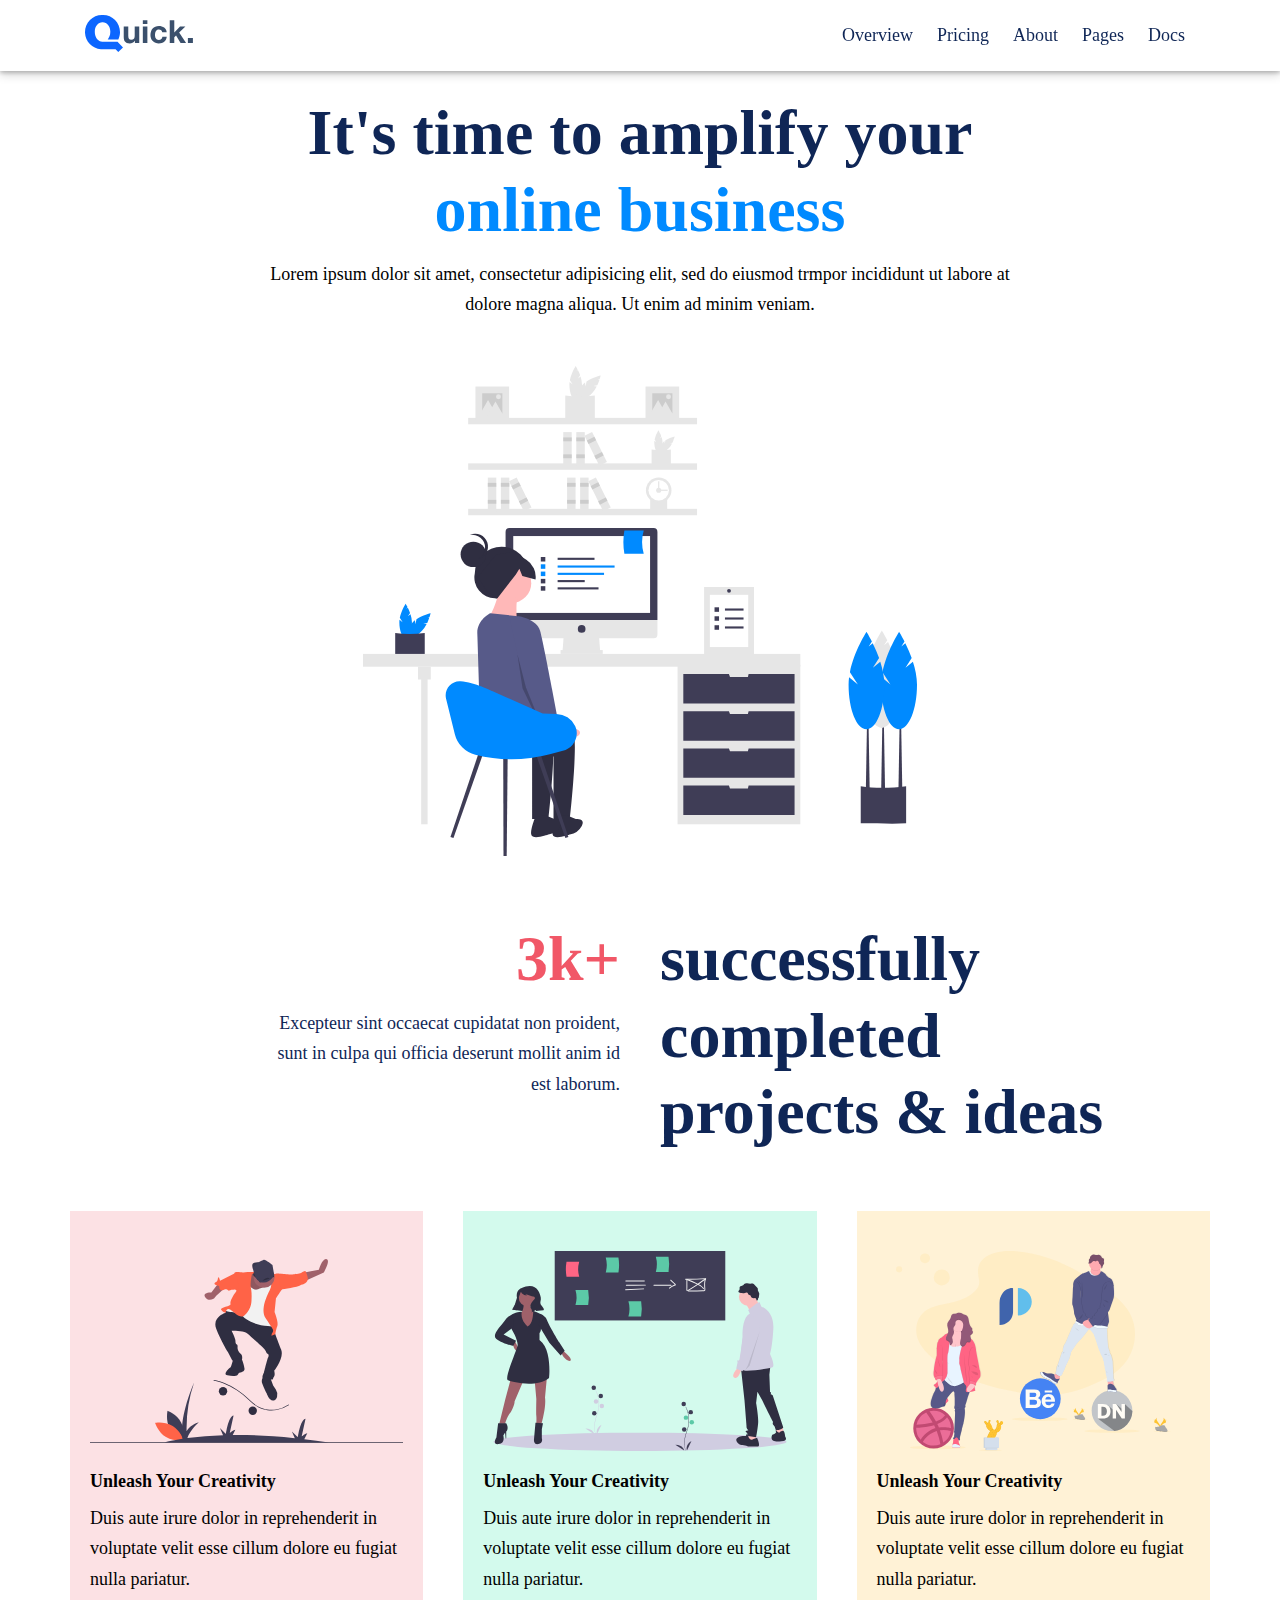
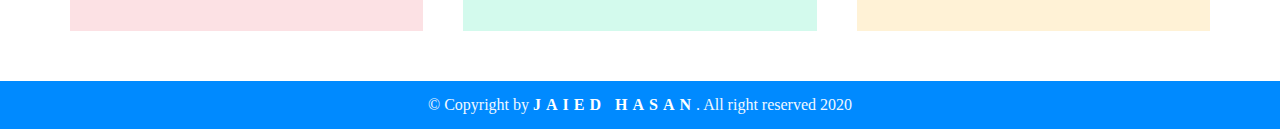
<file: index.html>
<!DOCTYPE html>
<html lang="en">

<head>
  <meta charset="UTF-8">
  <meta http-equiv="X-UA-Compatible" content="IE=edge">
  <meta name="viewport" content="width=device-width, initial-scale=1.0">
  <title>Qucik | assignment_6</title>
  <link rel="icon" href="images/dark.svg">
  <link rel="stylesheet" href="style/mystyle.css">
  <link rel="stylesheet" href="style/responsive.css">
  <link rel="stylesheet" href="https://cdnjs.cloudflare.com/ajax/libs/font-awesome/4.7.0/css/font-awesome.css" />
  <!-- boostrap cdn linking goes here -->
  <!-- <link href="
  https://cdn.jsdelivr.net/npm/bootstrap@5.3.0/dist/css/bootstrap.min.css
  " rel="stylesheet">
  <script src="
    https://cdn.jsdelivr.net/npm/bootstrap@5.3.0/dist/js/bootstrap.bundle.min.js
    "></script> -->
</head>

<body>

  <!-- header part started here -->
  <div class="header">
    <div class="container">
      <div class="inner-header row">

        <div class="col-6 col-s-6">
          <a href="index.html" class="logo"><img src="images/dark.svg" alt="logo" max-width="100%"></a>

          <div class="dropdown">
            <button class="dropbtn"><i class="fa fa-bars"></i>
            </button>
            <ul class="dropdown-menu">
              <li><a href="index.html">Overview</a></li>
              <li><a href="pricing.html">Pricing</a></li>
              <li><a href="about.html">About</a></li>
              <li><a href="#">Pages</a></li>
              <li><a href="#">Docs</a></li>
            </ul>
          </div>
        </div>

        <div class="navbar col-6 col-s-6">
          <ul class="nav">
            <li><a href="index.html">Overview</a></li>
            <li><a href="pricing.html">Pricing</a></li>
            <li><a href="about.html">About</a></li>
            <li><a href="#">Pages</a></li>
            <li class="tabHide"><a href="#">Docs</a></li>
          </ul>
        </div>

      </div>
    </div>
  </div>

  <!-- 1st banner started here -->
  <div class="banner banner1">
    <div class="container">
      <div class="inner-banner1 row">

        <div class=" textCenter col-12 col-s-12">
          <h1>It's time to amplify your <br><span>online business</span></h1>
          <p>Lorem ipsum dolor sit amet, consectetur adipisicing elit, sed do eiusmod trmpor incididunt ut labore at<br>
            dolore
            magna aliqua. Ut enim ad minim veniam.</p>
        </div>
        <div class=" imgCenter col-12 col-s-12">
          <img src="images/illustration-1.svg" alt="remote job">
        </div>
      </div>
    </div>
  </div>

  <!-- 2nd banner started here -->
  <div class="banner">
    <div class="container">
      <div class="inner-banner2 row">

        <div class="left col-6 col-s-6">
          <h2>3k+</h2>
          <p>Excepteur sint occaecat cupidatat non proident, sunt in culpa qui officia deserunt mollit anim id est
            laborum.
          </p>
        </div>
        <div class="right col-6 col-s-6">
          <h2>successfully completed projects & ideas</h2>
        </div>

      </div>
    </div>
  </div>
  <!-- 3rd banner started here -->
  <div class="banner">
    <div class="container">
      <div class="inner-banner3">

        <div class="left">
          <img src="images/illustration-5.svg" alt="" width="200px" height="200px">
          <h2>Unleash Your Creativity</h2>
          <p>Duis aute irure dolor in reprehenderit in voluptate velit esse cillum dolore eu fugiat nulla pariatur.</p>
        </div>
        <div class="center">
          <img src="images/illustration-6.svg" alt="" width="200px" height="200px">
          <h2>Unleash Your Creativity</h2>
          <p>Duis aute irure dolor in reprehenderit in voluptate velit esse cillum dolore eu fugiat nulla pariatur.</p>
        </div>
        <div class="right">
          <img src="images/illustration-7.svg" alt="" width="200px" height="200px">
          <h2>Unleash Your Creativity</h2>
          <p>Duis aute irure dolor in reprehenderit in voluptate velit esse cillum dolore eu fugiat nulla pariatur.</p>
        </div>

      </div>
    </div>
  </div>
  <!-- .footer section started -->
  <footer class="footer">
    <p>&#169; Copyright by <span>Jaied Hasan</span>. All right reserved 2020</p>
  </footer>

</body>

</html>
</file>
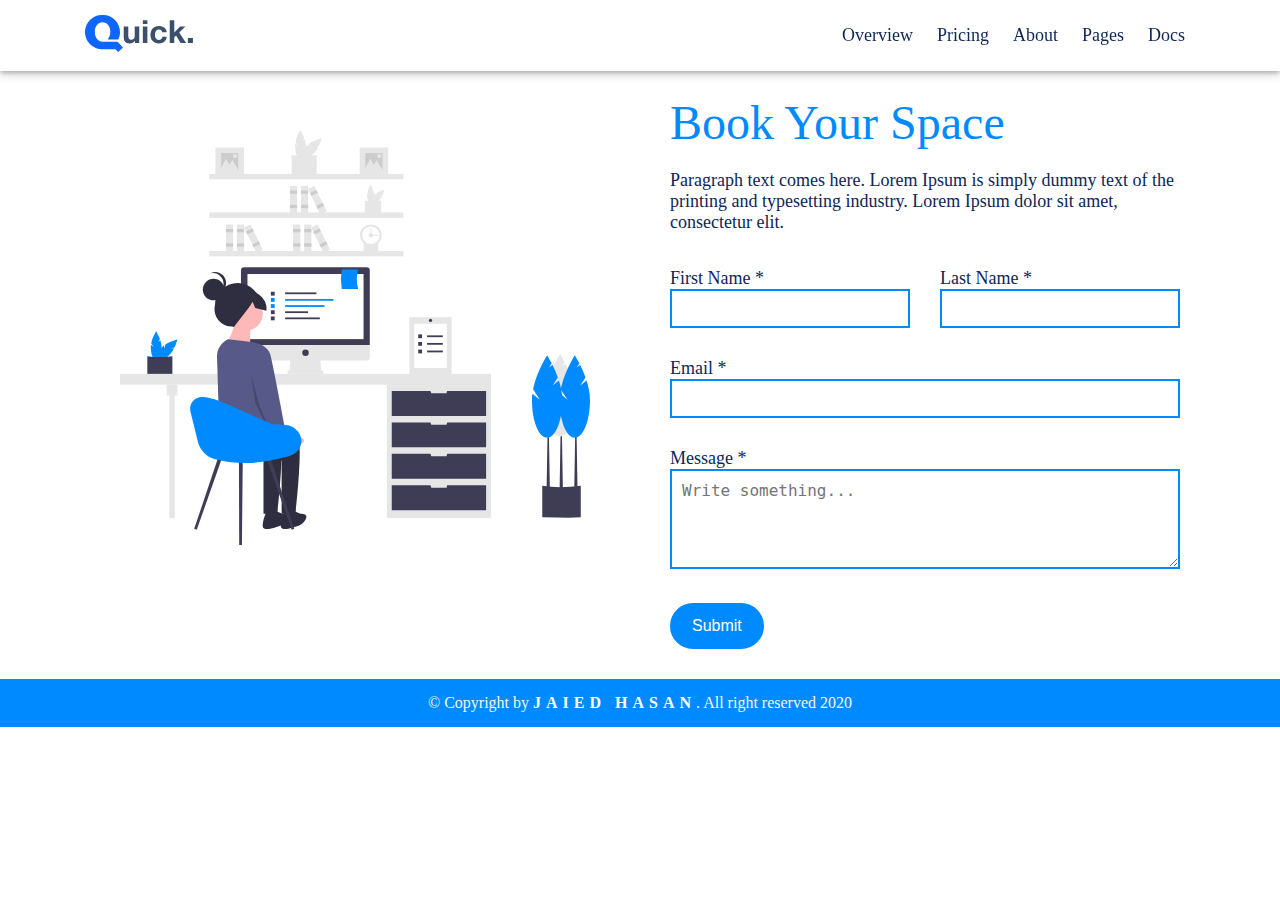
<file: about.html>
<!DOCTYPE html>
<html lang="en">

<head>
  <meta charset="UTF-8">
  <meta http-equiv="X-UA-Compatible" content="IE=edge">
  <meta name="viewport" content="width=device-width, initial-scale=1.0">
  <title>Qucik | assignment_6</title>
  <link rel="icon" href="images/dark.svg">
  <link rel="stylesheet" href="style/mystyle.css">
  <link rel="stylesheet" href="style/responsive.css">
  <link rel="stylesheet" href="https://cdnjs.cloudflare.com/ajax/libs/font-awesome/4.7.0/css/font-awesome.css" />
  <!-- boostrap cdn linking goes here -->
  <!-- <link href="
  https://cdn.jsdelivr.net/npm/bootstrap@5.3.0/dist/css/bootstrap.min.css
  " rel="stylesheet">
  <script src="
    https://cdn.jsdelivr.net/npm/bootstrap@5.3.0/dist/js/bootstrap.bundle.min.js
    "></script> -->
</head>

<body>
  <!-- header part started here -->
  <div class="header">
    <div class="container">
      <div class="inner-header row">

        <div class="col-6 col-s-6">
          <a href="index.html" class="logo"><img src="images/dark.svg" alt="logo" max-width="100%"></a>

          <div class="dropdown">
            <button class="dropbtn"><i class="fa fa-bars"></i></button>
            <ul class="dropdown-menu">
              <li><a href="index.html">Overview</a></li>
              <li><a href="pricing.html">Pricing</a></li>
              <li><a href="about.html">about</a></li>
              <li><a href="#">Pages</a></li>
              <li><a href="#">Docs</a></li>
            </ul>
          </div>
        </div>

        <div class="navbar col-6 col-s-6">
          <ul class="nav">
            <li><a href="index.html">Overview</a></li>
            <li><a href="pricing.html">Pricing</a></li>
            <li><a href="about.html">About</a></li>
            <li><a href="#">Pages</a></li>
            <li class="tabHide"><a href="#">Docs</a></li>
          </ul>
        </div>

      </div>
    </div>
  </div>
  <div class="banner banner1">
    <div class="container">
      <div class="form row">
        <div class="formImg col-6 col-s-12">
          <img src="images/illustration-1.svg" alt="form image">

        </div>
        <div class="formText col-6 col-s-12">
          <h1>Book Your Space</h1>
          <p>Paragraph text comes here. Lorem Ipsum is simply dummy text of the printing and typesetting industry. Lorem
            Ipsum dolor sit amet, consectetur elit.</p>
          <form>
            <div class="row">
              <div class="col-6 col-s-6">
                <label for="firstname">First Name *</label>
                <input type="text" id="firstname">
              </div>
              <div class="col-6 col-s-6">
                <label for="lastname">Last Name *</label>
                <input type="text" id="lastname">
              </div>
            </div>
            <div class="col-12">
              <label for="email">Email *</label>
              <input type="text" id="email">
            </div>
            <div class="col-12">
              <label for="message">Message *</label>
              <textarea name="message" id="message" placeholder="Write something..."></textarea>
            </div>
            <div class="col-12">
              <input type="submit" value="Submit">
            </div>
          </form>
        </div>
      </div>
    </div>
  </div>


  <!-- .footer section started -->
  <footer class="footer">
    <p>&#169; Copyright by <span>Jaied Hasan</span>. All right reserved 2020</p>
  </footer>
</body>

</html>
</file>
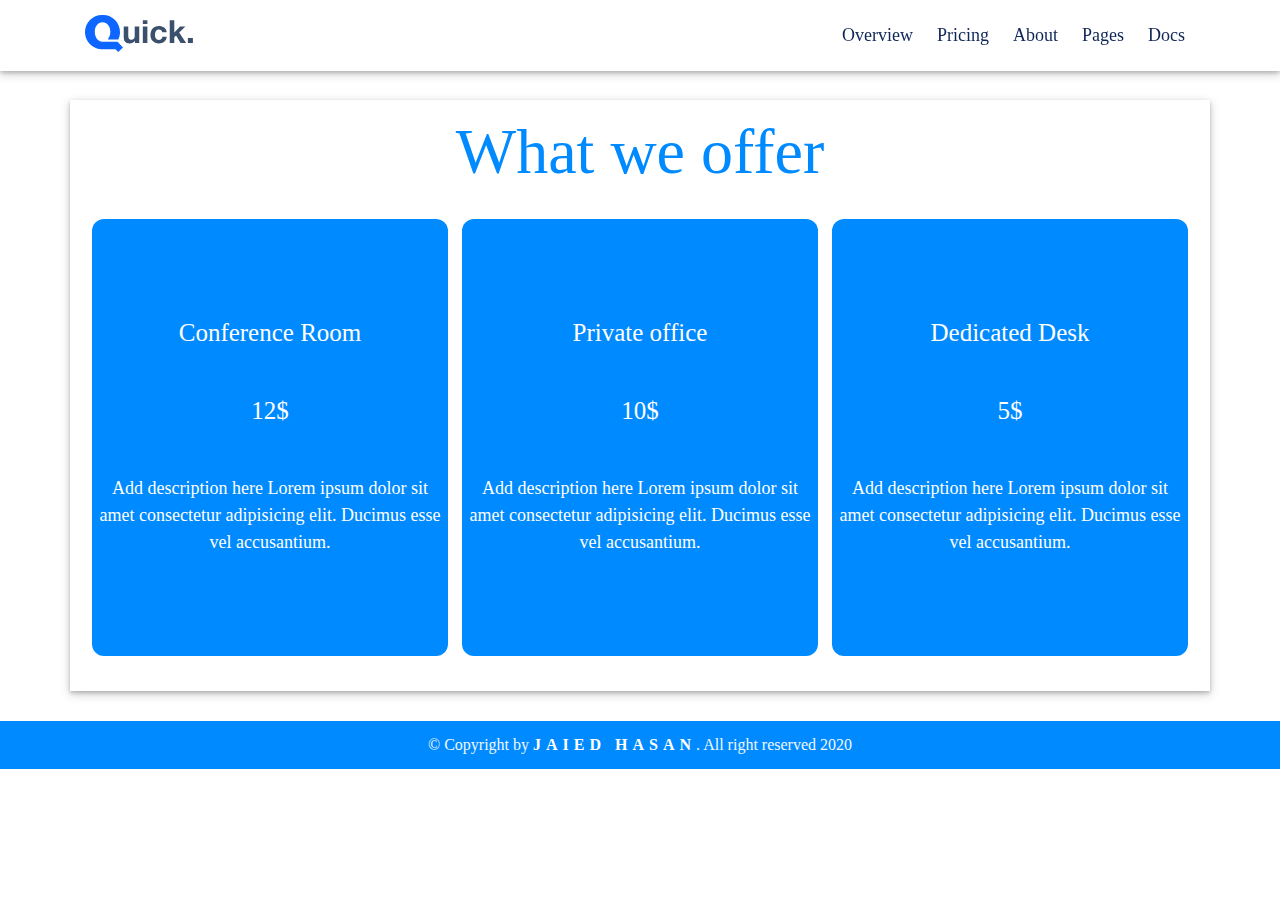
<file: pricing.html>
<!DOCTYPE html>
<html lang="en">

<head>
  <meta charset="UTF-8">
  <meta http-equiv="X-UA-Compatible" content="IE=edge">
  <meta name="viewport" content="width=device-width, initial-scale=1.0">
  <title>Qucik | assignment_6</title>
  <link rel="icon" href="images/dark.svg">
  <link rel="stylesheet" href="style/mystyle.css">
  <link rel="stylesheet" href="style/responsive.css">
  <link rel="stylesheet" href="https://cdnjs.cloudflare.com/ajax/libs/font-awesome/4.7.0/css/font-awesome.css" />
  <!-- boostrap cdn linking goes here -->
  <!-- <link href="
  https://cdn.jsdelivr.net/npm/bootstrap@5.3.0/dist/css/bootstrap.min.css
  " rel="stylesheet">
  <script src="
    https://cdn.jsdelivr.net/npm/bootstrap@5.3.0/dist/js/bootstrap.bundle.min.js
    "></script> -->
</head>

<body>
  <!-- header part start from here -->
  <div class="header">
    <div class="container">
      <div class="inner-header row">

        <div class="col-6 col-s-6">
          <a href="index.html" class="logo"><img src="images/dark.svg" alt="logo" max-width="100%"></a>

          <div class="dropdown">
            <button class="dropbtn"><i class="fa fa-bars"></i></button>
            <ul class="dropdown-menu">
              <li><a href="index.html">Overview</a></li>
              <li><a href="pricing.html">Pricing</a></li>
              <li><a href="about.html">About</a></li>
              <li><a href="#">Pages</a></li>
              <li><a href="#">Docs</a></li>
            </ul>
          </div>
        </div>

        <div class="navbar col-6 col-s-6">
          <ul class="nav">
            <li><a href="index.html">Overview</a></li>
            <li><a href="pricing.html">Pricing</a></li>
            <li><a href="about.html">About</a></li>
            <li><a href="#">Pages</a></li>
            <li class="tabHide"><a href="#">Docs</a></li>
          </ul>
        </div>

      </div>
    </div>
  </div>

  <!-- 1st banner of pricing.html part -->
  <div class="banner banner1">
    <div class="container">
      <div class="pricing row">

        <div class="pricing-head col-12">
          <h1>What we offer</h1>
        </div>

        <div class="pricing-body col-12">
          <div class="left box">
            <h3>Conference Room</h3>
            <h4>12$</h4>
            <p>Add description here Lorem ipsum dolor sit amet consectetur adipisicing elit. Ducimus esse vel
              accusantium.</p>
          </div>
          <div class="center box">
            <h3>Private office</h3>
            <h4>10$</h4>
            <p>Add description here Lorem ipsum dolor sit amet consectetur adipisicing elit. Ducimus esse vel
              accusantium.</p>
          </div>
          <div class="right box">
            <h3>Dedicated Desk</h3>
            <h4>5$</h4>
            <p>Add description here Lorem ipsum dolor sit amet consectetur adipisicing elit. Ducimus esse vel
              accusantium.</p>
          </div>
        </div>

      </div>
    </div>
  </div>

  <!-- .footer section started -->
  <footer class="footer">
    <p>&#169; Copyright by <span>Jaied Hasan</span>. All right reserved 2020</p>
  </footer>
</body>

</html>
</file>
<file: style/mystyle.css>
/* global css start */

* {
  box-sizing: border-box;
  margin: 0;
  padding: 0;
}

.row::after {
  content: '';
  clear: both;
  display: table;
}

[class*='col-'] {
  float: left;
  padding: 15px;
}

.col-1 {
  width: 8.33%;
}
.col-2 {
  width: 16.66%;
}
.col-3 {
  width: 25%;
}
.col-4 {
  width: 33.33%;
}
.col-5 {
  width: 41.66%;
}
.col-6 {
  width: 50%;
}
.col-7 {
  width: 58.33%;
}
.col-8 {
  width: 66.66%;
}
.col-9 {
  width: 75%;
}
.col-10 {
  width: 83.33%;
}
.col-11 {
  width: 91.66%;
}
.col-12 {
  width: 100%;
}

.banner {
  margin: 50px 0 50px 0;
}

.container {
  width: 1140px;
  margin: 0 auto;
}

/* global css end */

/* header part started */

.header {
  background-color: white;
  position: fixed;
  top: 0;
  left: 0;
  right: 0;
  z-index: 9999;
  box-shadow: 0 2px 4px 0 rgba(0, 0, 0, 0.2), 0 3px 10px 0 rgba(0, 0, 0, 0.19);
}

.inner-header .nav {
  float: right;
  padding: 10px 0 0 0;
}

.inner-header .nav li {
  list-style: none;
  display: inline;
}

.inner-header .nav a {
  color: #0f2656;
  text-decoration: none;
  font-size: 18px;
  font-weight: 500;
  margin: 10px;
}

.inner-header .nav a:hover {
  color: #008aff;
}

/* dropdown section start from here */

.dropdown {
  display: none;
}

.dropbtn {
  color: #0f2656;
  background-color: white;
  padding: 10px;
  border: 1px solid #008aff;
  border-radius: 8px;
  font-size: 16px;
  cursor: pointer;
}

.dropbtn:hover {
  background-color: #008aff;
  color: white;
}

.dropdown {
  float: right;
  position: relative;
}

.dropdown-menu {
  display: none;
  position: absolute;
  right: 0;
  z-index: 1;
  min-width: 160px;
  box-shadow: 0px 8px 16px 0px rgba(0, 0, 0, 0.2);
}

.dropdown-menu li {
  list-style: none;
}
.dropdown-menu li a {
  display: block;
  text-align: center;
  padding: 10px;
  background-color: white;
  color: #0f2656;
  text-decoration: none;
}

.dropdown-menu li a:hover {
  background-color: #008aff;
  color: white;
}

.dropdown:hover .dropdown-menu {
  display: block;
}

/* styles of header part end here */

/* styles of 1st banner start from here */

.banner1 {
  margin: 80px 0 0 0;
}
/* gap between fixed header and 1st banner */

.inner-banner1 .textCenter h1 {
  color: #0f2656;
  font-size: 64px;
  line-height: 1.2;
  font-weight: 600;
  text-align: center;
  margin: 0 0 10px 0;
}

.inner-banner1 .textCenter p {
  font-size: 18px;
  font-weight: 400;
  line-height: 1.7;
  text-align: center;
  margin: 0 0 16px 0;
}

.inner-banner1 span {
  color: #008aff;
}

.inner-banner1 .imgCenter img {
  max-width: 50%;
  display: block;
  margin: 0 auto;
}

/* styles of 2nd banner part start form here */

.inner-banner2 .left {
  float: left;
  text-align: right;
  padding: 0 20px 0 200px;
}

.inner-banner2 .left h2 {
  color: #f15767;
  font-size: 64px;
  font-weight: 600;
  line-height: 1.2;
  margin: 0 0 10px 0;
}
.inner-banner2 .left p {
  color: #0f2656;
  font-size: 18px;
  font-weight: 400;
  line-height: 1.7;
  margin: 0 0 16px 0;
}

.inner-banner2 .right {
  float: left;
  text-align: left;
  padding: 0 100px 0 20px;
}

.inner-banner2 .right h2 {
  color: #0f2656;
  font-size: 64px;
  font-weight: 600;
  line-height: 1.2;
  margin: 0 0 10px 0;
}

/* styles of 3rd banner start form here */

.inner-banner3 {
  display: flex;
  flex-direction: row;
  justify-content: space-between;
}

.inner-banner3 .left {
  flex-basis: 31%;
  padding: 20px;
  background-color: #fce1e4;
}

.inner-banner3 .center {
  flex-basis: 31%;
  padding: 20px;
  background-color: #d3faed;
}

.inner-banner3 .right {
  flex-basis: 31%;
  padding: 20px;
  background-color: #fff2d6;
}

.inner-banner3 h2 {
  font-size: 18px;
  font-weight: 400px;
  line-height: 1.2;
  margin: 0 0 10px 0;
} /* all h2 of box  */

.inner-banner3 p {
  font-size: 18px;
  line-height: 1.7;
  margin: 0 0 16px 0;
} /* all para of box  */

.left img,
.center img,
.right img {
  width: 100%;
  display: block;
  margin: 20px auto;
}

/* .footer section started*/
.footer {
  background-color: #008aff;
  color: white;
  padding: 15px;
  text-align: center;
}

.footer p {
  font-size: 16px;
  font-weight: 300;
  color: aliceblue;
}

.footer span {
  font-size: 16px;
  text-transform: uppercase;
  letter-spacing: 5px;
  font-weight: 700;
  color: white;
}

/* styles of pricing.html file */

.pricing {
  margin: 100px 0 30px 0;
  padding: 0 0 20px 0;
  box-shadow: 0 2px 4px 0 rgba(0, 0, 0, 0.2), 0 3px 10px 0 rgba(0, 0, 0, 0.19);
}

.pricing .pricing-head h1 {
  text-align: center;
  font-size: 64px;
  font-weight: 500;
  color: #008aff;
}

.pricing .pricing-body {
  display: flex;
  justify-content: space-between;
  align-items: stretch;
  background-color: white;
}

.pricing .pricing-body .box {
  flex-basis: 32%;
  display: flex;
  flex-direction: column;
  justify-content: center;
  align-content: center;
  text-align: center;
  background-color: #008aff;
  color: white;
  border-radius: 12px;
  padding: 100px 0;
  margin: auto;
}

.pricing .pricing-body h3 {
  font-size: 25px;
  font-weight: 300;
  margin: 0 0 50px 0;
}

.pricing .pricing-body h4 {
  font-size: 25px;
  font-weight: 300;
  margin: 0 0 50px 0;
}

.pricing .pricing-body p {
  font-size: 18px;
  font-weight: 400;
  line-height: 1.5;
}

/* style of About section started here  */

.form .formImg {
  padding: 50px;
  overflow: clip;
}

.form .formImg img {
  width: 100%;
  /* transform: scale(1);
  transition: transform 0.5s linear; */
}

/* style of form input section */

.form .formText h1 {
  font-size: 48px;
  font-weight: 400;
  margin: 0 0 20px 15px;
  color: #008aff;
}

.form .formText p {
  font-size: 18px;
  font-weight: 400;
  margin: 0 0 20px 15px;
  color: #0f2656;
}

.form .formText label {
  font-size: 18px;
  color: #0f2656;
}

.form .formText input[type='text'] {
  width: 100%;
  padding: 10px;
  border: 2px solid #008aff;
}

.form .formText textarea {
  width: 100%;
  height: 100px;
  padding: 10px;
  resize: vertical;
  font-size: 16px;
  border: 2px solid #008aff;
}

.form .formText input[type='submit'] {
  font-size: 16px;
  background-color: #008aff;
  color: white;
  padding: 12px 20px;
  border: 2px solid #008aff;
  border-radius: 31px;
}

.form .formText input[type='submit']:hover {
  background-color: #008aff;
  color: #0f2656;
}
</file>
<file: style/responsive.css>
/* 
  ##Device = Tablets, Ipads (portrait)
  ##Screen = B/w 768px to 1024px
*/

@media (min-width: 768px) and (max-width: 1024px) {
  /* CSS */
  .col-s-1 {
    width: 8.33%;
  }
  .col-s-2 {
    width: 16.66%;
  }
  .col-s-3 {
    width: 25%;
  }
  .col-s-4 {
    width: 33.33%;
  }
  .col-s-5 {
    width: 41.66%;
  }
  .col-s-6 {
    width: 50%;
  }
  .col-s-7 {
    width: 58.33%;
  }
  .col-s-8 {
    width: 66.66%;
  }
  .col-s-9 {
    width: 75%;
  }
  .col-s-10 {
    width: 83.33%;
  }
  .col-s-11 {
    width: 91.66%;
  }
  .col-s-12 {
    width: 100%;
  }

  .banner {
    margin: 30px 0 30px 0;
  }

  .container {
    width: 100%;
  }

  /* header part start here */

  .inner-header .nav {
    float: right;
    padding: 5px 0 0 0;
  }

  .inner-header .nav li {
    list-style: none;
    display: inline;
  }

  .inner-header .nav a {
    display: inline-block;
    border: 1px solid #008aff;
    border-radius: 8px;
    padding: 3px 3px;
    font-size: 18px;
    font-weight: 500;
    margin: 4px;
  }

  .inner-header .nav a:hover {
    background-color: #008aff;
    color: white;
  }

  .inner-header .nav .tabHide {
    display: none;
  }

  .navbar {
    display: block;
  }

  .dropdown {
    display: none;
  }
  /* 1st banner style start from here */

  .banner1 {
    margin: 80px 0 0 0;
  }

  .inner-banner1 .textCenter h1 {
    font-size: 40px;
  }

  .inner-banner1 .textCenter p {
    font-size: 25px;
  }

  .inner-banner1 .imgCenter img {
    max-width: 70%;
    display: block;
    margin: 0 auto;
  }

  /* 2nd banner style start from here */
  .inner-banner2 .left {
    text-align: right;
    padding: 0 20px 0 20px;
  }

  .inner-banner2 .left h2 {
    font-size: 40px;
  }

  .inner-banner2 .left p {
    font-size: 24px;
  }

  .inner-banner2 .right {
    padding: 0 80px 0 20px;
  }

  .inner-banner2 .right h2 {
    font-size: 40px;
  }

  /* 3rd banner style start from here */

  .inner-banner3 {
    display: flex;
    flex-direction: column;
  }

  .inner-banner3 .left {
    flex-basis: 100%;
    margin: 15px;
  }

  .inner-banner3 .center {
    flex-basis: 100%;
    margin: 15px;
  }

  .inner-banner3 .right {
    flex-basis: 100%;
    margin: 15px;
  }

  .inner-banner3 h2 {
    font-size: 25px;
    font-weight: 400px;
    line-height: 1.2;
    margin: 0 0 10px 0;
  } /* all h2 of box  */

  .inner-banner3 p {
    font-size: 22px;
    line-height: 1.7;
    margin: 0 0 16px 0;
  } /* all para of box  */

  /* .footer section started*/

  .footer p {
    font-size: 18px;
    font-weight: 200;
    color: aliceblue;
  }

  .footer span {
    font-size: 18px;
    text-transform: uppercase;
    letter-spacing: 3px;
    font-weight: 700;
    color: white;
  }

  /* styles of pricing.html file */

  .pricing {
    margin: 0px 0 30px 0;
    padding: 0 0 0 0;
  }

  .pricing .pricing-head h1 {
    text-align: center;
    font-size: 40px;
    font-weight: 500;
    color: #008aff;
  }

  .pricing .pricing-body {
    display: flex;
    justify-content: space-between;
    align-items: stretch;
    background-color: white;
  }

  .pricing .pricing-body .box {
    flex-basis: 100%;
    display: flex;
    flex-direction: column;
    justify-content: center;
    align-content: center;
    text-align: center;
    background-color: #008aff;
    color: white;
    border-radius: 8px;
    padding: 50px 10px;
    margin: 5px;
  }

  .pricing .pricing-body h3 {
    font-size: 23px;
    font-weight: 300;
    margin: 0 0 50px 0;
  }

  .pricing .pricing-body h4 {
    font-size: 23px;
    font-weight: 300;
    margin: 0 0 50px 0;
  }

  .pricing .pricing-body p {
    font-size: 18px;
    font-weight: 400;
    line-height: 1.5;
  }

  /* style of About section started here  */

  .form .formImg {
    padding: 50px;
    /* overflow: clip; */
  }

  .form .formImg img {
    width: 50%;
    display: block;
    margin: 0 auto;
    /* transform: scale(1);
  transition: transform 0.5s linear; */
  }
  /* style of form input section */

  .form .formText h1 {
    font-size: 48px;
    font-weight: 400;
    margin: 0 0 20px 15px;
    color: #008aff;
  }

  .form .formText p {
    font-size: 25px;
    font-weight: 400;
    margin: 0 0 20px 15px;
    color: #0f2656;
  }

  .form .formText label {
    font-size: 20px;
    color: #0f2656;
  }

  .form .formText input[type='text'] {
    width: 100%;
    padding: 10px;
    border: 2px solid #008aff;
  }

  .form .formText textarea {
    width: 100%;
    height: 100px;
    padding: 10px;
    resize: vertical;
    font-size: 16px;
    border: 2px solid #008aff;
  }

  .form .formText input[type='submit'] {
    font-size: 18px;
    background-color: #008aff;
    color: white;
    padding: 10px;
    border: 2px solid #008aff;
    border-radius: 31px;
  }

  .form .formText input[type='submit']:hover {
    background-color: #008aff;
    color: #0f2656;
  }
}

/* 
  ##Device = Low Resolution Tablets, Mobiles (Landscape)
  ##Screen = B/w 481px to 767px
*/

@media (min-width: 481px) and (max-width: 767px) {
  /* CSS */

  .banner {
    margin: 30px 0 30px 0;
  }

  .container {
    width: 100%;
  }

  [class*='col-'] {
    width: 100%;
  }

  .navbar {
    display: none;
  }

  .dropdown {
    display: block;
  }
  /* 1st banner style start from here */

  .banner1 {
    margin: 80px 0 0 0;
  }

  .inner-banner1 .textCenter h1 {
    font-size: 35px;
  }

  .inner-banner1 .textCenter p {
    font-size: 18px;
  }

  .inner-banner1 .imgCenter img {
    max-width: 70%;
    display: block;
    margin: 0 auto;
  }

  /* 2nd banner style start from here */
  .inner-banner2 .left {
    text-align: left;
    padding: 15px;
  }

  .inner-banner2 .left h2 {
    font-size: 35px;
  }

  .inner-banner2 .left p {
    font-size: 18px;
  }

  .inner-banner2 .right {
    padding: 15px;
  }

  .inner-banner2 .right h2 {
    font-size: 35px;
  }

  /* 3rd banner style start from here */

  .inner-banner3 {
    display: flex;
    flex-direction: column;
  }

  .inner-banner3 .left {
    flex-basis: 100%;
    margin: 15px;
  }

  .inner-banner3 .center {
    flex-basis: 100%;
    margin: 15px;
  }

  .inner-banner3 .right {
    flex-basis: 100%;
    margin: 15px;
  }

  .inner-banner3 h2 {
    font-size: 18px;
    font-weight: 400px;
    line-height: 1.2;
    margin: 0 0 10px 0;
  } /* all h2 of box  */

  .inner-banner3 p {
    font-size: 18px;
    line-height: 1.7;
    margin: 0 0 16px 0;
  } /* all para of box  */

  /* .footer section started*/

  .footer p {
    font-size: 16px;
    font-weight: 200;
    color: aliceblue;
  }

  .footer span {
    font-size: 16px;
    text-transform: uppercase;
    letter-spacing: 3px;
    font-weight: 700;
    color: white;
  }

  /* styles of pricing.html file */

  .pricing {
    margin: 0px 0 30px 0;
    padding: 0 0 0 0;
  }

  .pricing .pricing-head h1 {
    text-align: center;
    font-size: 40px;
    font-weight: 500;
    color: #008aff;
  }

  .pricing .pricing-body {
    display: flex;
    justify-content: space-between;
    align-items: stretch;
    background-color: white;
  }

  .pricing .pricing-body .box {
    flex-basis: 100%;
    display: flex;
    flex-direction: column;
    justify-content: center;
    align-content: center;
    text-align: center;
    background-color: #008aff;
    color: white;
    border-radius: 8px;
    padding: 50px 10px;
    margin: 5px;
  }

  .pricing .pricing-body h3 {
    font-size: 23px;
    font-weight: 300;
    margin: 0 0 50px 0;
  }

  .pricing .pricing-body h4 {
    font-size: 23px;
    font-weight: 300;
    margin: 0 0 50px 0;
  }

  .pricing .pricing-body p {
    font-size: 18px;
    font-weight: 400;
    line-height: 1.5;
  }

  /* style of About section started here  */

  .form .formImg {
    padding: 20px;
    /* overflow: clip; */
  }

  .form .formImg img {
    width: 50%;
    display: block;
    margin: 0 auto;
    /* transform: scale(1);
  transition: transform 0.5s linear; */
  }

  /* style of form input section */

  .form .formText h1 {
    font-size: 40px;
    font-weight: 400;
    margin: 0 0 20px 15px;
    color: #008aff;
  }

  .form .formText p {
    font-size: 18px;
    font-weight: 400;
    margin: 0 0 20px 15px;
    color: #0f2656;
  }

  .form .formText label {
    font-size: 18px;
    color: #0f2656;
  }

  .form .formText input[type='text'] {
    width: 100%;
    padding: 8px 12px;
    border: 2px solid #008aff;
  }

  .form .formText textarea {
    width: 100%;
    height: 100px;
    padding: 8px 12px;
    resize: vertical;
    font-size: 16px;
    border: 2px solid #008aff;
  }

  .form .formText input[type='submit'] {
    font-size: 16px;
    background-color: #008aff;
    color: white;
    padding: 8px 12px;
    border: 2px solid #008aff;
    border-radius: 31px;
  }

  .form .formText input[type='submit']:hover {
    background-color: #008aff;
    color: #0f2656;
  }
}

/* 
  ##Device = Most of the Smartphones Mobiles (Portrait)
  ##Screen = B/w 320px to 479px
*/

@media (min-width: 320px) and (max-width: 480px) {
  /* CSS */
  .banner {
    margin: 30px 0 30px 0;
  }

  .container {
    width: 100%;
  }

  [class*='col-'] {
    width: 100%;
  }

  .header {
    position: static;
  }

  .navbar {
    display: none;
  }

  .dropdown {
    display: block;
  }

  /* 1st banner style start from here */

  .inner-banner1 .textCenter h1 {
    font-size: 25px;
  }

  .inner-banner1 .textCenter p {
    font-size: 16px;
  }

  .inner-banner1 .imgCenter img {
    max-width: 70%;
    display: block;
    margin: 0 auto;
  }

  /* 2nd banner style start from here */
  .inner-banner2 .left {
    text-align: left;
    padding: 15px;
  }

  .inner-banner2 .left h2 {
    font-size: 25px;
  }

  .inner-banner2 .left p {
    font-size: 16px;
  }

  .inner-banner2 .right {
    padding: 15px;
  }

  .inner-banner2 .right h2 {
    font-size: 25px;
  }

  /* 3rd banner style start from here */

  .inner-banner3 {
    display: flex;
    flex-direction: column;
  }

  .inner-banner3 .left {
    flex-basis: 100%;
    margin: 15px;
  }

  .inner-banner3 .center {
    flex-basis: 100%;
    margin: 15px;
  }

  .inner-banner3 .right {
    flex-basis: 100%;
    margin: 15px;
  }

  .inner-banner3 h2 {
    font-size: 16px;
    font-weight: 400px;
    line-height: 1.2;
    margin: 0 0 10px 0;
  } /* all h2 of box  */

  .inner-banner3 p {
    font-size: 16px;
    line-height: 1.7;
    margin: 0 0 16px 0;
  } /* all para of box  */

  /* .footer section started*/

  .footer p {
    font-size: 12px;
    font-weight: 200;
    color: aliceblue;
  }

  .footer span {
    font-size: 12px;
    text-transform: uppercase;
    letter-spacing: 3px;
    font-weight: 700;
    color: white;
  }

  /* styles of pricing.html file */

  .pricing {
    margin: 0 0 30px 0;
    padding: 0 0 20px 0;
  }

  .pricing .pricing-head h1 {
    text-align: center;
    font-size: 40px;
    font-weight: 500;
    color: #008aff;
  }

  .pricing .pricing-body {
    display: flex;
    flex-direction: column;
    background-color: white;
  }

  .pricing .pricing-body .box {
    flex-basis: 100%;
    display: flex;
    flex-direction: column;
    justify-content: center;
    align-content: center;
    text-align: center;
    background-color: #008aff;
    color: white;
    border-radius: 8px;
    padding: 50px 10px;
    margin: 15px;
  }

  .pricing .pricing-body h3 {
    font-size: 23px;
    font-weight: 300;
    margin: 0 0 50px 0;
  }

  .pricing .pricing-body h4 {
    font-size: 23px;
    font-weight: 300;
    margin: 0 0 50px 0;
  }

  .pricing .pricing-body p {
    font-size: 16px;
    font-weight: 400;
    line-height: 1.5;
  }

  /* style of About section started here  */

  .form .formImg {
    padding: 20px;
    /* overflow: clip; */
  }

  .form .formImg img {
    width: 50%;
    display: block;
    margin: 0 auto;
    /* transform: scale(1);
  transition: transform 0.5s linear; */
  }

  /* style of form input section */

  .form .formText h1 {
    font-size: 30px;
    font-weight: 400;
    margin: 0 0 20px 15px;
    color: #008aff;
  }

  .form .formText p {
    font-size: 16px;
    font-weight: 400;
    margin: 0 0 20px 15px;
    color: #0f2656;
  }

  .form .formText label {
    font-size: 16px;
    color: #0f2656;
  }

  .form .formText input[type='text'] {
    width: 100%;
    padding: 8px 12px;
    border: 2px solid #008aff;
  }

  .form .formText textarea {
    width: 100%;
    height: 100px;
    padding: 8px 12px;
    resize: vertical;
    font-size: 16px;
    border: 2px solid #008aff;
  }

  .form .formText input[type='submit'] {
    font-size: 16px;
    background-color: #008aff;
    color: white;
    padding: 8px 12px;
    border: 2px solid #008aff;
    border-radius: 31px;
  }

  .form .formText input[type='submit']:hover {
    background-color: #008aff;
    color: #0f2656;
  }
  /* css */
}

/* 
  ##Device = samsung gallaxy fold
  ##Screen = B/w 280px to 320px
*/

@media (min-width: 280px) and (max-width: 320px) {
  .banner {
    margin: 30px 0 30px 0;
  }

  .container {
    width: 100%;
  }

  [class*='col-'] {
    width: 100%;
  }

  .header {
    position: static;
  }

  .navbar {
    display: none;
  }

  .dropdown {
    display: block;
  }

  /* 1st banner style start from here */

  .inner-banner1 .textCenter h1 {
    font-size: 20px;
  }

  .inner-banner1 .textCenter p {
    font-size: 16px;
  }

  .inner-banner1 .imgCenter img {
    max-width: 70%;
    display: block;
    margin: 0 auto;
  }

  /* 2nd banner style start from here */
  .inner-banner2 .left {
    text-align: left;
    padding: 15px;
  }

  .inner-banner2 .left h2 {
    font-size: 25px;
  }

  .inner-banner2 .left p {
    font-size: 16px;
  }

  .inner-banner2 .right {
    padding: 15px;
  }

  .inner-banner2 .right h2 {
    font-size: 25px;
  }

  /* 3rd banner style start from here */

  .inner-banner3 {
    display: flex;
    flex-direction: column;
  }

  .inner-banner3 .left {
    flex-basis: 100%;
    margin: 15px;
  }

  .inner-banner3 .center {
    flex-basis: 100%;
    margin: 15px;
  }

  .inner-banner3 .right {
    flex-basis: 100%;
    margin: 15px;
  }

  .inner-banner3 h2 {
    font-size: 16px;
    font-weight: 400px;
    line-height: 1.2;
    margin: 0 0 10px 0;
  } /* all h2 of box  */

  .inner-banner3 p {
    font-size: 16px;
    line-height: 1.7;
    margin: 0 0 16px 0;
  } /* all para of box  */

  /* .footer section started*/

  .footer p {
    font-size: 9px;
    font-weight: 200;
    color: aliceblue;
  }

  .footer span {
    font-size: 10px;
    text-transform: uppercase;
    letter-spacing: 3px;
    font-weight: 700;
    color: white;
  }

  /* styles of pricing.html file */

  .pricing {
    margin: 0 0 30px 0;
    padding: 0 0 20px 0;
  }

  .pricing .pricing-head h1 {
    text-align: center;
    font-size: 40px;
    font-weight: 500;
    color: #008aff;
  }

  .pricing .pricing-body {
    display: flex;
    flex-direction: column;
    background-color: white;
  }

  .pricing .pricing-body .box {
    flex-basis: 100%;
    display: flex;
    flex-direction: column;
    justify-content: center;
    align-content: center;
    text-align: center;
    background-color: #008aff;
    color: white;
    border-radius: 8px;
    padding: 50px 10px;
    margin: 15px;
  }

  .pricing .pricing-body h3 {
    font-size: 20px;
    font-weight: 300;
    margin: 0 0 50px 0;
  }

  .pricing .pricing-body h4 {
    font-size: 20px;
    font-weight: 300;
    margin: 0 0 50px 0;
  }

  .pricing .pricing-body p {
    font-size: 16px;
    font-weight: 400;
    line-height: 1.5;
  }

  /* style of About section started here  */

  .form .formImg {
    padding: 0px;
    /* overflow: clip; */
  }

  .form .formImg img {
    width: 50%;
    display: block;
    margin: 0 auto;
    /* transform: scale(1);
  transition: transform 0.5s linear; */
  }

  /* style of form input section */

  .form .formText h1 {
    font-size: 30px;
    font-weight: 400;
    margin: 0 0 20px 15px;
    color: #008aff;
  }

  .form .formText p {
    font-size: 16px;
    font-weight: 400;
    margin: 0 0 20px 15px;
    color: #0f2656;
  }

  .form .formText label {
    font-size: 16px;
    color: #0f2656;
  }

  .form .formText input[type='text'] {
    width: 100%;
    padding: 8px 12px;
    border: 2px solid #008aff;
  }

  .form .formText textarea {
    width: 100%;
    height: 100px;
    padding: 8px 12px;
    resize: vertical;
    font-size: 16px;
    border: 2px solid #008aff;
  }

  .form .formText input[type='submit'] {
    font-size: 16px;
    background-color: #008aff;
    color: white;
    padding: 8px 12px;
    border: 2px solid #008aff;
    border-radius: 31px;
  }

  .form .formText input[type='submit']:hover {
    background-color: #008aff;
    color: #0f2656;
  }
}

/* The End */
</file>
